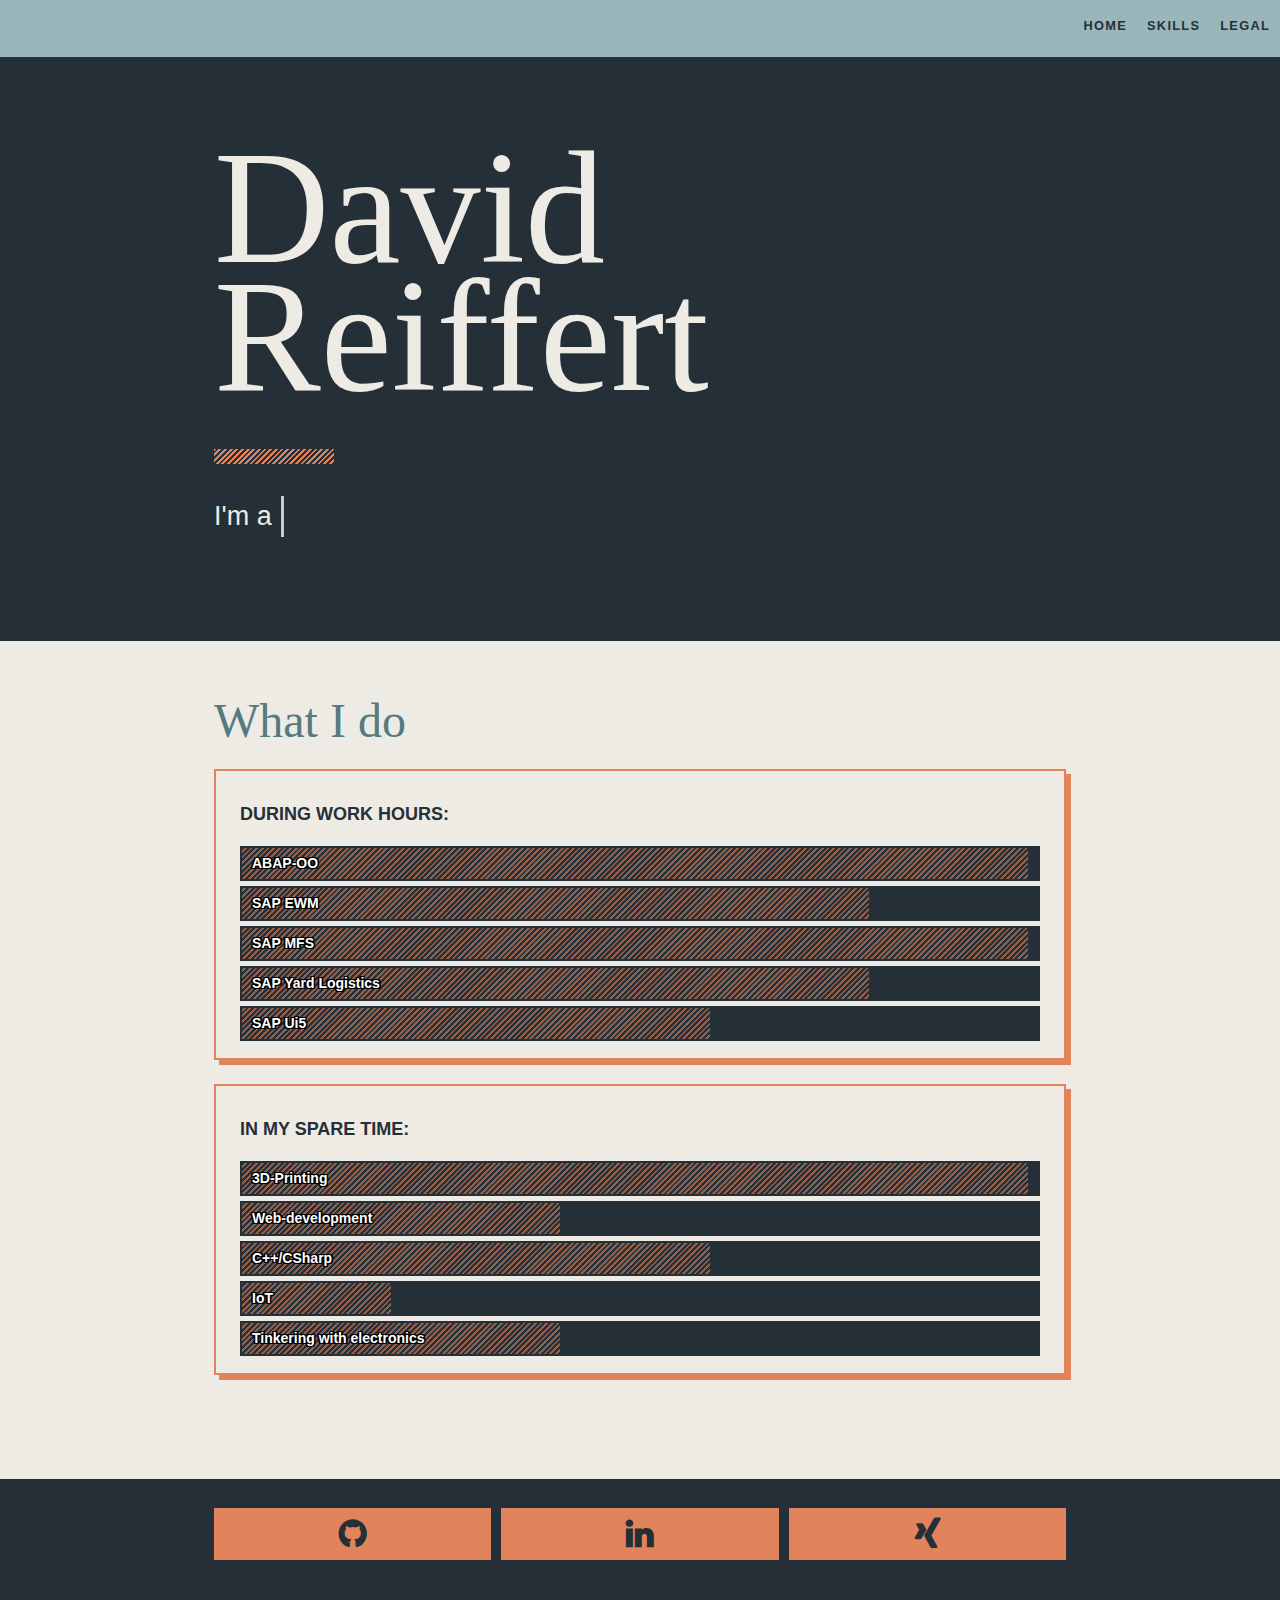
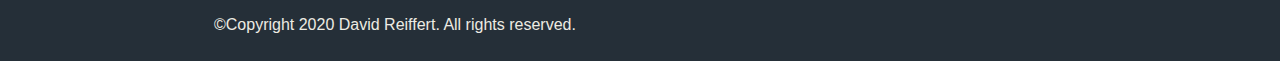
<file: Index.html>
<!DOCTYPE html>
<title>David Reiffert</title>
<meta charset="UTF-8">
<meta name="viewport" content="width=device-width, initial-scale=1">
<link rel="stylesheet" href="res/css/style.min.css">
<link rel="stylesheet" href="https://fonts.googleapis.com/css?family=Lato">
<link rel="stylesheet" href="https://cdnjs.cloudflare.com/ajax/libs/font-awesome/4.7.0/css/font-awesome.min.css">
<head>
    <link rel="apple-touch-icon" sizes="180x180" href="res/img/favicon/apple-touch-icon.png">
    <link rel="icon" type="image/png" sizes="32x32" href="res/img/favicon/favicon-32x32.png">
    <link rel="icon" type="image/png" sizes="16x16" href="res/img/favicon/favicon-16x16.png">
    <link rel="manifest" href="res/img/favicon/site.webmanifest">
    <link rel="mask-icon" href="res/img/favicon/safari-pinned-tab.svg" color="#5bbad5">
    <link rel="shortcut icon" href="res/img/favicon/favicon.ico">
    <meta name="msapplication-TileColor" content="#da532c">
    <meta name="msapplication-config" content="res/img/favicon/browserconfig.xml">
    <meta name="theme-color" content="#ffffff">
</head>
<body>
    <header>
        <div class="container" id="home">
            <h1>David Reiffert</h1>
            <h2>I'm a <span class="typed-text"></span><span class="cursor">&nbsp;</span></h2>
        </div>
    </header>
    <nav>
        <ul>
            <li><a href="#home">Home</a></li>
            <li><a href="#skills">Skills</a></li>
            <li><a href="legal.html#legal">Legal</a></li>
        </ul>
    </nav>
    <main id="main" tabIndex="-1">
        <div class="container">
            <article id="skills">
                <section class="container">
                    <h2>What I do</h2>
                    <blockquote>
                        <p><strong>during work hours:</strong></p>
                        <div class="bar expert" data-skill="ABAP-OO"></div>
                        <div class="bar advanced" data-skill="SAP EWM"></div>
                        <div class="bar expert" data-skill="SAP MFS"></div>
                        <div class="bar advanced" data-skill="SAP Yard Logistics"></div>
                        <div class="bar intermediate" data-skill="SAP Ui5"></div>
                    </blockquote>
                    <p>
                    <blockquote>
                        <p><strong>in my spare time:</strong></p>
                        <div class="bar expert" data-skill="3D-Printing"></div>
                        <div class="bar basic" data-skill="Web-development"></div>
                        <div class="bar intermediate" data-skill="C++/CSharp"></div>
                        <div class="bar learning" data-skill="IoT"></div>
                        <div class="bar basic" data-skill="Tinkering with electronics"></div>
                    </blockquote>
                    </p>
                </section>
            </article>
        </div>
    </main>
    <footer class="page-footer">
        <div class="container">
            <ul>
                <li>
                    <a href="https://github.com/Kraut-bob" target="_blank" class="fa fa-github"></a>
                </li>
                <li>
                    <a href="https://www.linkedin.com/in/david-reiffert-65361b167/" target="_blank"
                        class="fa fa-linkedin"></a>
                </li>
                <li>
                    <a href="https://www.xing.com/profile/David_Reiffert/cv" target="_blank" class="fa fa-xing"></a>
                </li>
            </ul>
        </div>
        <div class="container">
            &copy;Copyright 2020 David Reiffert. All rights reserved.
        </div>
    </footer>
</body>
<script type="Text/javascript">

const typedTextSpan = document.querySelector(".typed-text");
const cursorSpan = document.querySelector(".cursor");

const textArray = ["Software Engineer", "SAP ABAP OO Developer", "SAP EWM Consultant"];
const typingDelay = 100;
const erasingDelay = 100;
const newTextDelay = 2000;
let textArrayIndex = 0;
let charIndex = 0;

function type() {
  if (charIndex < textArray[textArrayIndex].length) {
    if(!cursorSpan.classList.contains("typing")) cursorSpan.classList.add("typing");
    typedTextSpan.textContent += textArray[textArrayIndex].charAt(charIndex);
    charIndex++;
    setTimeout(type, typingDelay);
  } 
  else {
    cursorSpan.classList.remove("typing");
  	setTimeout(erase, newTextDelay);
  }
}

function erase() {
	if (charIndex > 0) {
    if(!cursorSpan.classList.contains("typing")) cursorSpan.classList.add("typing");
    typedTextSpan.textContent = textArray[textArrayIndex].substring(0, charIndex-1);
    charIndex--;
    setTimeout(erase, erasingDelay);
  } 
  else {
    cursorSpan.classList.remove("typing");
    textArrayIndex++;
    if(textArrayIndex>=textArray.length) textArrayIndex=0;
    setTimeout(type, typingDelay + 1100);
  }
}

document.addEventListener("DOMContentLoaded", function() {
  if(textArray.length) setTimeout(type, newTextDelay + 250);
});
</script>
</file>
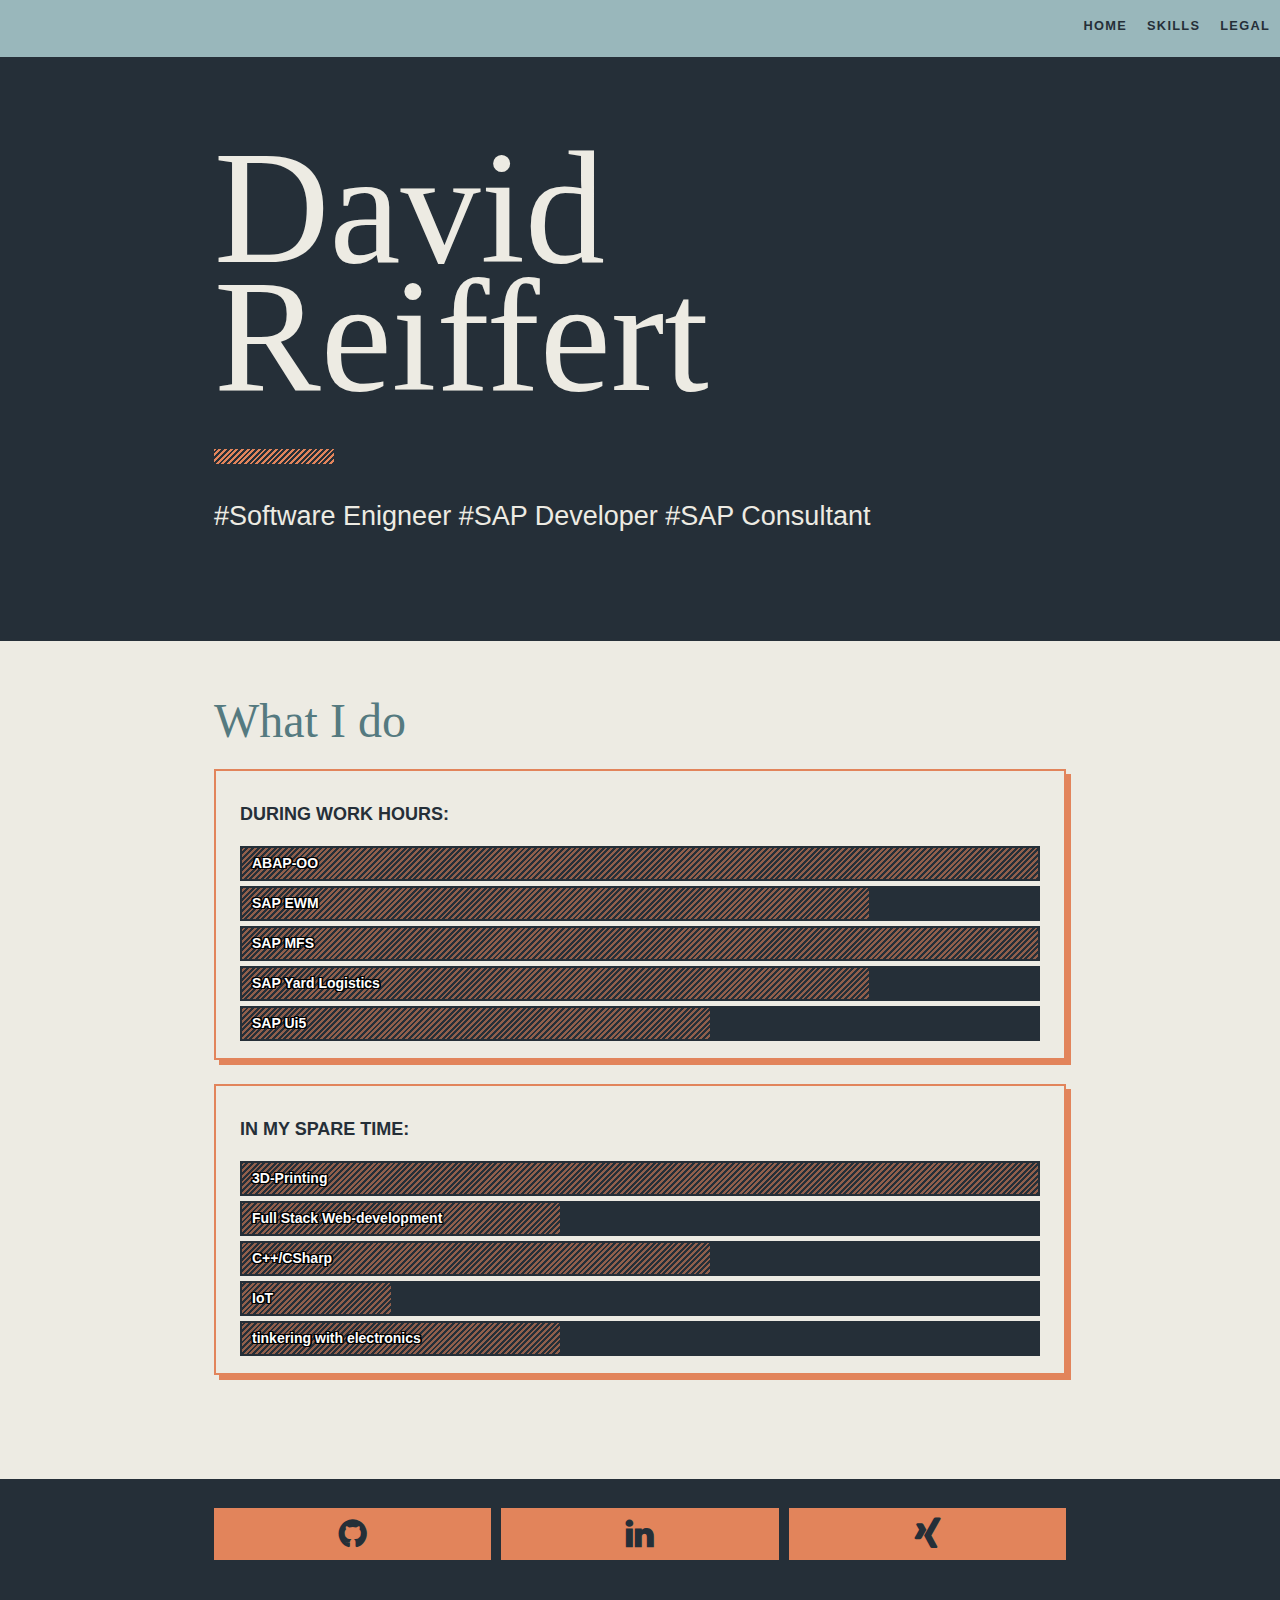
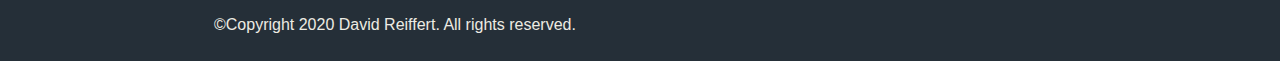
<file: IndexV2.html>
<!DOCTYPE html>
<html>
<title>David Reiffert</title>
<meta charset="UTF-8">
<meta name="viewport" content="width=device-width, initial-scale=1">
<!-- <link rel="stylesheet" href="res/css/w3.css"> -->
<link rel="stylesheet" href="res/css/css_custom_V2.css">
<link rel="stylesheet" href="https://fonts.googleapis.com/css?family=Lato">
<link rel="stylesheet" href="https://cdnjs.cloudflare.com/ajax/libs/font-awesome/4.7.0/css/font-awesome.min.css">

<body>
    <header>
        <div class="container" id="home">
            <h1>David Reiffert</h1>
            <!-- <img src="res/img/DavidReiffert_s.jpg" alt="Image David Reiffert"> -->
            <h2>#Software Enigneer #SAP Developer #SAP Consultant</h2>
        </div>
    </header>
    <nav>
        <ul>
            <li><a href="#home">Home</a></li>
            <li><a href="#skills">Skills</a></li>
            <li><a href="#legal">Legal</a></li>
        </ul>
    </nav>
    <main id="main" tabIndex="-1">
        <div class="container">
            <article id="skills">
                <section class="container">
                    <h2>What I do</h2>
                    <blockquote>
                        <p><strong>during work hours:</strong></p>
                        <div class="bar expert" data-skill="ABAP-OO"></div>
                        <div class="bar advanced" data-skill="SAP EWM"></div>
                        <div class="bar expert" data-skill="SAP MFS"></div>
                        <div class="bar advanced" data-skill="SAP Yard Logistics"></div>
                        <div class="bar intermediate" data-skill="SAP Ui5"></div>
                    </blockquote>
                    <p>
                    <blockquote>
                        <p><strong>in my spare time:</strong></p>
                        <div class="bar expert" data-skill="3D-Printing"></div>
                        <div class="bar basic" data-skill="Full Stack Web-development"></div>
                        <div class="bar intermediate" data-skill="C++/CSharp"></div>
                        <div class="bar learning" data-skill="IoT"></div>
                        <div class="bar basic" data-skill="tinkering with electronics"></div>
                    </blockquote>
                    </p>
                </section>
            </article>
        </div>
    </main>
    <footer class="page-footer">
        <div class="container">
            <ul>
                <li>
                    <a href="https://github.com/Kraut-bob" target="_blank" class="fa fa-github"></a>
                </li>
                <li>
                    <a href="https://www.linkedin.com/in/david-reiffert-65361b167/" target="_blank"
                        class="fa fa-linkedin"></a>
                </li>
                <li>
                    <a href="https://www.xing.com/profile/David_Reiffert/cv" target="_blank" class="fa fa-xing"></a>
                </li>
            </ul>
        </div>
        <div class="container">
            &copy;Copyright 2020 David Reiffert. All rights reserved.
        </div>
    </footer>
</body>

</html>
</file>
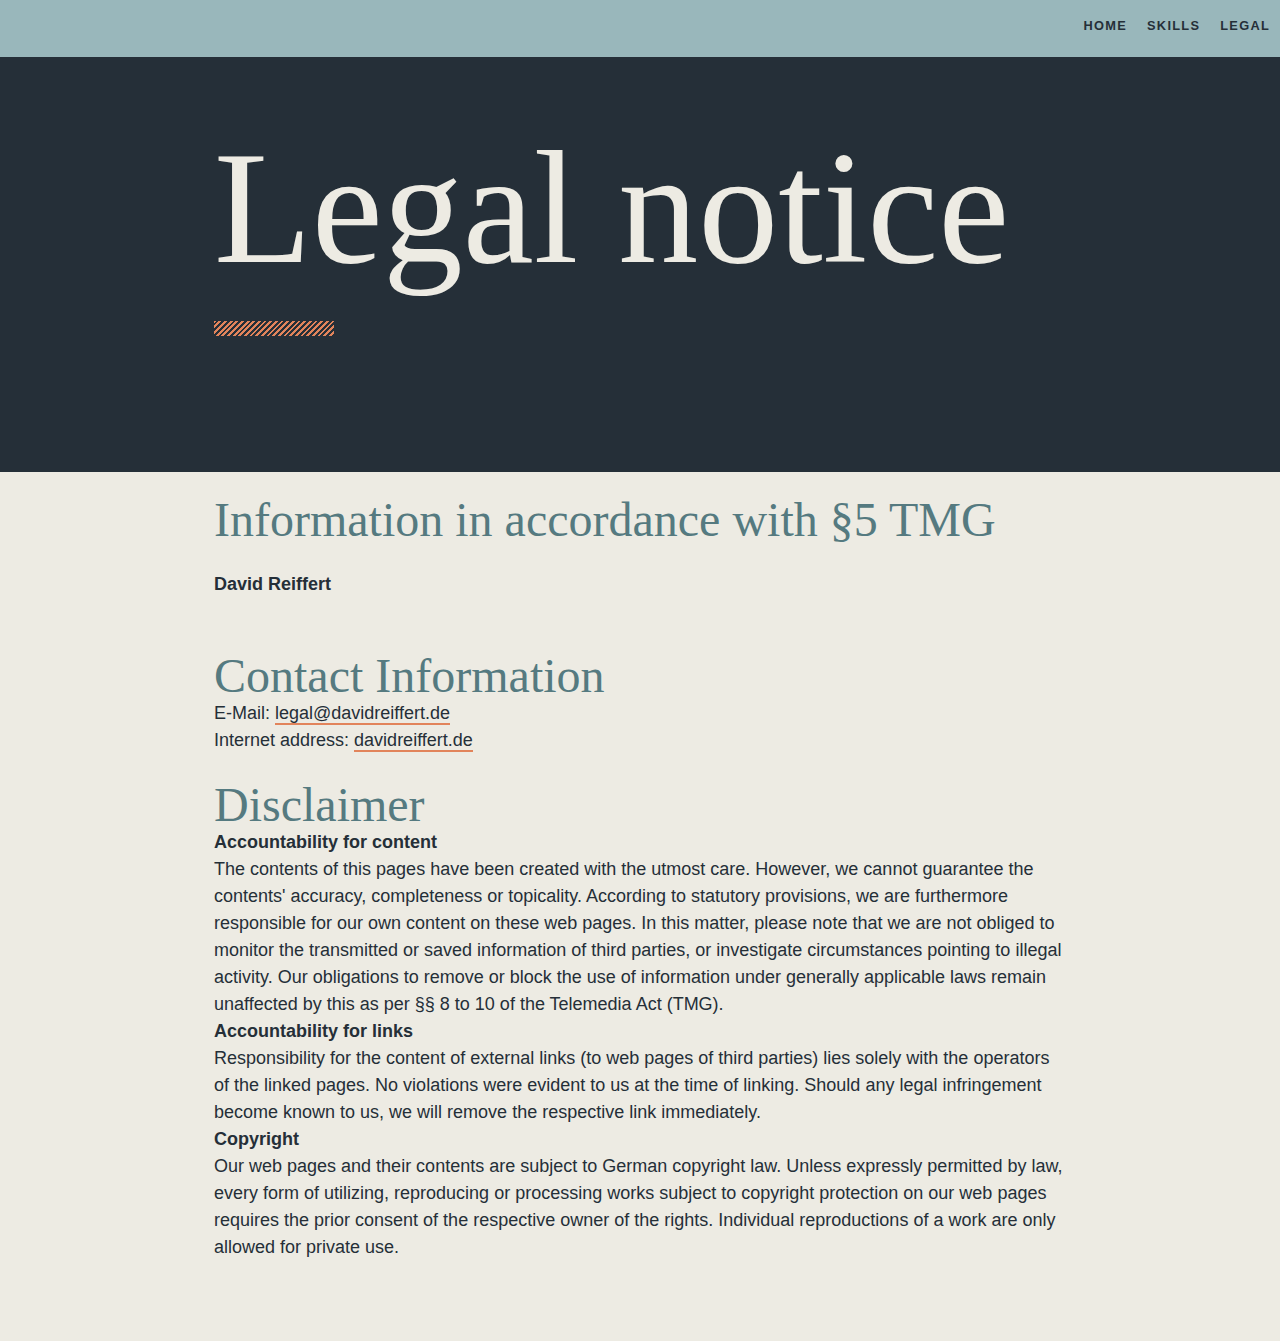
<file: legal.html>
<!DOCTYPE html>
<html>
<title>David Reiffert</title>
<meta charset="UTF-8">
<meta name="viewport" content="width=device-width, initial-scale=1">
<link rel="stylesheet" href="res/css/style.min.css">
<link rel="stylesheet" href="https://fonts.googleapis.com/css?family=Lato">

<head>
    <link rel="apple-touch-icon" sizes="180x180" href="res/img/favicon/apple-touch-icon.png">
    <link rel="icon" type="image/png" sizes="32x32" href="res/img/favicon/favicon-32x32.png">
    <link rel="icon" type="image/png" sizes="16x16" href="res/img/favicon/favicon-16x16.png">
    <link rel="manifest" href="res/img/favicon/site.webmanifest">
    <link rel="mask-icon" href="res/img/favicon/safari-pinned-tab.svg" color="#5bbad5">
    <link rel="shortcut icon" href="res/img/favicon/favicon.ico">
    <meta name="msapplication-TileColor" content="#da532c">
    <meta name="msapplication-config" content="res/img/favicon/browserconfig.xml">
    <meta name="theme-color" content="#ffffff">
</head>

<body>
    <header>
        <div class="container" id="legal">
            <h1>Legal notice</h1>
        </div>
    </header>
    <nav>
        <ul>
            <li><a href="index.html#home">Home</a></li>
            <li><a href="index.html#skills">Skills</a></li>
            <li><a href="#legal">Legal</a></li>
        </ul>
    </nav>
    <main>
        <div class="container">
            <article id="legal">
                <h2>Information in accordance with §5 TMG</h2>
                <br>
                <h4>David Reiffert</h4> <br><br>
                <h2>Contact Information</h2>
                E-Mail: <a href="mailto:legal@davidreiffert.de">legal@davidreiffert.de</a>
                <br>Internet address: <a href="HTTPS://www.davidreiffert.de"
                    target="_blank">davidreiffert.de</a><br><br>
                <h2>Disclaimer</h2>
                <h4>Accountability for content</h4>
                The contents of this pages have been created with the utmost care. However, we cannot guarantee the
                contents' accuracy, completeness or topicality. According to statutory provisions, we are furthermore
                responsible for our own content on these web pages. In this matter, please note that we are not obliged
                to monitor
                the transmitted or saved information of third parties, or investigate circumstances pointing to illegal
                activity. Our obligations to remove or block the use of information under generally applicable laws
                remain
                unaffected by this as per §§ 8 to 10 of the Telemedia Act (TMG).
                <br>
                <h4>Accountability for links</h4>
                Responsibility for the content of
                external links (to web pages of third parties) lies solely with the operators of the linked pages. No
                violations were evident to us at the time of linking. Should any legal infringement become known to us,
                we will remove
                the respective link immediately.
                <br>
                <h4>Copyright</h4>
                Our web pages and their contents are subject to German copyright law.
                Unless expressly permitted by law, every form of utilizing, reproducing or processing
                works subject to copyright protection on our web pages requires the prior consent of the respective
                owner of the rights.
                Individual reproductions of a work are only allowed for private use.
            </article>
        </div>
    </main>
</body>
</file>
<file: res/css/css_custom_V2.css>
:root {
  --bg-color_1:  #f5f5ed;
  --bg-color_2:  #252f38;
  --bg-color_3:  #464b41;
}

@keyframes load{
  from {
    width: 0%
  }
}
@-webkit-keyframes load{
  from {
    width: 0%
  }
}
@-moz-keyframes load{
  from {
    width: 0%
  }
}
@-o-keyframes load{
  from {
    width: 0%
  }
}

#c1{
  width: 50%;
}

.bar{
  background-color: var(--bg-color_2);
  padding: 2px;
  margin-bottom: 5px;
  font-size: 14px;
  color: white;
  font-weight: bold;
/*  min-width: auto; */
  text-shadow: 0.1em 0 black, 0 0.1em black, -0.1em 0 black, 0 -0.1em black, -0.1em -0.1em black, -0.1em 0.1em black, 0.1em -0.1em black, 0.1em 0.1em black;
}
.bar::before{
  content:  attr(data-skill);
  /* background-color: var(--bg-color_2); */
  background-image: repeating-linear-gradient(
    -45deg,
    transparent 0 2px,
    #e2845b91 2px 4px
);
  display: inline-block;
  padding: 5px 0 5px 10px;
  border-radius: inherit;
  animation: load 2s 0s;
  -webkit-animation: load 2s 0s;
  -moz-animation: load 2s 0s;
  -o-animation: load 2s 0s;
}

.bar.learning::before{
  width: calc(20% - 10px);
}
.bar.basic::before{
  width: calc(40%);
}
.bar.intermediate::before{
  width: calc(60% - 10px);
}
.bar.advanced::before{
  width: calc(80% - 10px);
}
.bar.expert::before{
  width: calc(100%);
}

 @import url("https://fonts.googleapis.com/css2?family=Abril+Fatface&family=Karla&display=swap");
 :root {
     --width--container: 900px;
 }
 
 *,
 *::before,
 *::after {
     -webkit-box-sizing: border-box;
             box-sizing: border-box;
 }
 
 /* Remove default margin */
 body,
 h1,
 h2,
 h3,
 h4,
 h5,
 h6 {
     margin: 0;
 }
 
 html {
     overflow-x: hidden;
 }
 
 /* Set core body defaults */
 body {
     min-height: 100vh;
     font-size: 100%;
     line-height: 1.5;
     text-rendering: optimizeSpeed;
     overflow-x: hidden;
 }
 
 /* Make images easier to work with */
 img {
     /* display: block; */
     max-width: 100%;
     float:right;
 }
 
 /* Inherit fonts for inputs and buttons */
 input,
 button,
 textarea,
 select {
     font: inherit;
 }
 
 /* Remove all animations and transitions for people that prefer not to see them */
 @media (prefers-reduced-motion: reduce) {
     * {
         -webkit-animation-duration: 0.01ms !important;
                 animation-duration: 0.01ms !important;
         -webkit-animation-iteration-count: 1 !important;
                 animation-iteration-count: 1 !important;
         -webkit-transition-duration: 0.01ms !important;
                 transition-duration: 0.01ms !important;
         scroll-behavior: auto !important;
     }
 }
 nav {
     position: fixed;
     top: 0;
     right: 0;
     height: 100vh;
     width: 40px;
     z-index: 10;
     background-color: #99b7bb;
     color: #252f38;
     display: -webkit-box;
     display: -ms-flexbox;
     display: flex;
     -webkit-box-orient: vertical;
     -webkit-box-direction: normal;
         -ms-flex-direction: column;
             flex-direction: column;
     -webkit-box-align: start;
         -ms-flex-align: start;
             align-items: flex-start;
 }
 nav ul {
     list-style: none;
     padding: 10px 0;
     margin: 0;
     width: 100%;
     display: -webkit-box;
     display: -ms-flexbox;
     display: flex;
     -webkit-box-align: center;
         -ms-flex-align: center;
             align-items: center;
     -webkit-box-pack: start;
         -ms-flex-pack: start;
             justify-content: flex-start;
     -webkit-writing-mode: vertical-rl;
         -ms-writing-mode: tb-rl;
             writing-mode: vertical-rl;
     overflow-y: auto;
 }
 nav ul li {
     padding: 10px 0;
     width: 100%;
     background-color: #99b7bb;
 }
 nav ul li:first-child {
     border-top-width: 2px;
 }
 nav ul li a {
     text-decoration: none;
     text-transform: uppercase;
     font-size: 0.8rem;
     font-weight: bold;
     letter-spacing: 0.1em;
     line-height: 1em;
     text-align: center;
     white-space: nowrap;
     color: #252f38;
     width: 100%;
     padding: 0 10px;
     display: block;
     border-left: solid 4px #99b7bb;
     border-bottom: 0;
 }
 nav ul li a:hover,
 nav ul li a:focus {
     border-left: solid 4px #edebe3;
     border-bottom: 0;
 }
 
 @media only screen and (min-width: 640px) {
     nav {
         top: 0;
         left: 0;
         width: 100%;
         height: auto;
         background-color: #99b7bb;
         -webkit-box-orient: horizontal;
         -webkit-box-direction: normal;
             -ms-flex-direction: row;
                 flex-direction: row;
         -webkit-box-pack: end;
             -ms-flex-pack: end;
                 justify-content: flex-end;
     }
     nav ul {
         -webkit-box-pack: end;
             -ms-flex-pack: end;
                 justify-content: flex-end;
         -webkit-writing-mode: horizontal-tb;
             -ms-writing-mode: lr-tb;
                 writing-mode: horizontal-tb;
         padding: 0;
         width: auto;
         overflow: hidden;
     }
     nav ul li {
         padding: 0 10px;
         width: auto;
     }
     nav ul li a {
         padding: 20px 0;
         border-bottom: solid 4px #99b7bb;
         border-left: 0;
     }
     nav ul li a:hover,
     nav ul li a:focus {
         border-bottom: solid 4px #edebe3;
         border-left: 0;
     }
 }
 header {
     padding-top: 120px;
     padding-bottom: 1rem;
     margin: 0;
     background-color: #252f38;
     color: #edebe3;
 }
 header .container {
     max-width: var(--width--container);
     margin: 0 auto;
     padding: 1.5rem;
     display: grid;
     grid-template-areas: "h1block    h1block" "h2block    h2block" "space      space" "maintained github";
     grid-template-columns: auto -webkit-min-content;
     grid-template-columns: auto min-content;
     grid-template-rows: auto auto 4rem -webkit-max-content;
     grid-template-rows: auto auto 4rem max-content;
 }
 header .container > h1 {
     font-family: "Abril Fatface", "Georgia", "Times New Roman", cursive;
     font-size: 10rem;
     font-weight: normal;
     line-height: 0.8em;
     padding-bottom: 4rem;
     margin-bottom: 2rem;
     position: relative;
     grid-area: h1block;
 }
 header .container > h1:after {
     content: "";
     position: absolute;
     bottom: 0;
     left: 0;
     height: 15px;
     width: 120px;
     background-image: repeating-linear-gradient(
         -45deg,
         transparent 0 2px,
         #e2845b 2px 4px
     );
 }
 header .container > h2 {
     font-weight: normal;
     grid-area: h2block;
 }
 header .container > p {
     grid-area: maintained;
     margin: 0;
 }
 header .container > p a {
     color: #edebe3;
     text-decoration: none;
     border-bottom: solid 2px #e2845b;
     -webkit-transition: all 0.3s ease-in-out;
     transition: all 0.3s ease-in-out;
 }
 header .container > p a:hover,
 header .container > p a:focus {
     background-color: #e2845b;
     color: #252f38;
 }
 header .container > a.link-github {
     grid-area: github;
     text-decoration: none;
     display: inline-block;
     color: #252f38;
     font-weight: bold;
     white-space: nowrap;
     background-color: #e2845b;
     border: solid 2px #e2845b;
     padding: 8px 20px;
     text-align: center;
 }
 header .container > a.link-github:hover,
 header .container > a.link-github:focus {
     background-color: transparent;
 }
 header .container > a.link-github:hover,
 header .container > a.link-github:focus {
     color: #edebe3;
 }
 
 @media screen and (max-width: 640px) {
     header {
         padding-top: 1.5rem;
     }
     header .container {
         max-width: 100%;
         padding-right: 60px;
         grid-template-areas: "h1block" "h2block" "space" "maintained" "github";
         grid-template-columns: auto;
         grid-template-rows: auto auto 4rem 2fr 1fr;
     }
     header .container h1 {
         font-size: 6rem;
     }
 }
 html {
     scroll-behavior: smooth;
 }
 
 body {
     display: grid;
     grid-template-areas: "header header" "main main" "aside1 aside2" "footer footer";
     grid-template-columns: 1fr 1fr;
 }
 
 header a,
 main a,
 aside a,
 footer a {
     text-decoration: none;
     color: #252f38;
     border-bottom: solid 2px #e2845b;
     -webkit-transition: all 0.3s ease-in-out;
     transition: all 0.3s ease-in-out;
 }
 header a svg,
 main a svg,
 aside a svg,
 footer a svg {
     width: 0.8rem;
     height: 0.8rem;
     fill: #edebe3;
     margin-right: 5px;
 }
 header a:hover,
 header a:focus,
 main a:hover,
 main a:focus,
 aside a:hover,
 aside a:focus,
 footer a:hover,
 footer a:focus {
     background-color: #e2845b;
     color: #252f38;
 }
 header a:hover svg,
 header a:focus svg,
 main a:hover svg,
 main a:focus svg,
 aside a:hover svg,
 aside a:focus svg,
 footer a:hover svg,
 footer a:focus svg {
     fill: #e2845b;
 }
 
 header {
     grid-area: header;
 }
 
 main {
     grid-area: main;
     margin: 0;
     padding: 0;
 }
 
 article {
     max-width: var(--width--container);
     margin: 0 auto;
     padding: 1.5rem;
     padding-bottom: 5rem;
     position: relative;
 }
 article h2 {
     font-family: "Abril Fatface", "Georgia", "Times New Roman", cursive;
     font-size: 3rem;
     font-weight: normal;
     color: #557a80;
     line-height: 1em;
 }
 article h3 {
     text-transform: uppercase;
     line-height: 1em;
     letter-spacing: 0.1em;
     position: relative;
     padding-bottom: 0.8rem;
 }
 article h3:after {
     content: "";
     position: absolute;
     bottom: 0;
     left: 0;
     width: 50px;
     height: 4px;
     background-color: #e2845b;
 }
 article section {
     margin-top: 2rem;
 }
 article section h3 {
     margin-top: 3rem;
 }
 article section blockquote {
     margin: 1.5rem 0;
     padding: 0.75rem 1.5rem;
     border: solid 2px #e2845b;
     -webkit-box-shadow: 5px 5px 0 #e2845b;
             box-shadow: 5px 5px 0 #e2845b;
 }
 article section blockquote strong {
     text-transform: uppercase;
 }
 article section ul {
     list-style: none;
     margin: 0;
     padding: 0;
     display: -webkit-box;
     display: -ms-flexbox;
     display: flex;
     -ms-flex-wrap: wrap;
         flex-wrap: wrap;
 }
 article section ul li {
     padding: 5px 12px;
     margin: 2px;
     background-color: #252f38;
     color: #edebe3;
     font-family: monospace;
     font-size: 0.9rem;
 }
 article section ol {
     list-style: none;
     counter-reset: steps;
     padding-left: 1rem;
     margin-bottom: 3rem;
 }
 article section ol li {
     counter-increment: steps;
     padding-left: 1.5rem;
     padding-bottom: 1rem;
     position: relative;
     border-left: dashed 2px #e2845b;
 }
 article section ol li:before {
     content: counter(steps);
     font-weight: bold;
     width: 2rem;
     height: 2rem;
     padding: 5px;
     border-radius: 50%;
     background-color: #e2845b;
     position: absolute;
     left: calc(-1rem - 1px);
     display: -webkit-box;
     display: -ms-flexbox;
     display: flex;
     -webkit-box-align: center;
         -ms-flex-align: center;
             align-items: center;
     -webkit-box-pack: center;
         -ms-flex-pack: center;
             justify-content: center;
 }
 article section ol li:last-child {
     padding-bottom: 0;
     border-left: 0;
 }
 article section a.link-guidelines {
     display: inline-block;
     color: #252f38;
     font-weight: bold;
     white-space: nowrap;
     background-color: #e2845b;
     border: solid 2px #e2845b;
     padding: 8px 20px;
     text-align: center;
     border: solid 2px #a76244;
 }
 article section a.link-guidelines:hover,
 article section a.link-guidelines:focus {
     background-color: transparent;
 }
 article:not(:last-child):after {
     content: "";
     position: absolute;
     bottom: 0;
     left: calc((var(--width--container) - 30vw) / 2);
     width: 30vw;
     height: 15px;
     background-image: repeating-linear-gradient(
         -45deg,
         transparent 0 2px,
         #e2845b 2px 4px
     );
 }
 article footer#files {
     scroll-margin-top: 4rem;
 }
 article footer#files .container {
     margin: 1.5rem 0;
     padding: 1.5rem;
     border: solid 2px #e2845b;
     -webkit-box-shadow: 5px 5px 0 #e2845b;
             box-shadow: 5px 5px 0 #e2845b;
     display: -webkit-box;
     display: -ms-flexbox;
     display: flex;
     -ms-flex-wrap: wrap;
         flex-wrap: wrap;
     -webkit-box-align: center;
         -ms-flex-align: center;
             align-items: center;
 }
 article footer#files .container h3 {
     margin-bottom: 2rem;
     min-width: 100%;
 }
 article footer#files .container > a {
     display: inline-block;
     color: #252f38;
     font-weight: bold;
     white-space: nowrap;
     background-color: #e2845b;
     border: solid 2px #e2845b;
     padding: 8px 20px;
     text-align: center;
     border: solid 2px #a76244;
     text-align: center;
     margin: 5px;
     -webkit-box-flex: 1;
         -ms-flex: 1;
             flex: 1;
 }
 article footer#files .container > a:hover,
 article footer#files .container > a:focus {
     background-color: transparent;
 }
 
 aside {
     background-color: #d9d5c4;
 }
 aside .container {
     padding: 1.5rem;
 }
 aside .container ul {
     list-style: none;
     margin: 0;
     margin-bottom: 1.5rem;
     padding: 0;
 }
 aside .container > a {
     display: inline-block;
     color: #252f38;
     font-weight: bold;
     white-space: nowrap;
     background-color: #e2845b;
     border: solid 2px #e2845b;
     padding: 8px 20px;
     text-align: center;
     border: solid 2px #a76244;
 }
 aside .container > a:hover,
 aside .container > a:focus {
     background-color: transparent;
 }
 
 aside.profile {
     grid-area: aside2;
     padding: 3rem 1.5rem;
 }
 aside.profile .container {
     max-width: calc(var(--width--container) / 2 - 3rem);
     margin: 0;
     margin-right: auto;
     border: solid 2px #e2845b;
     -webkit-box-shadow: 5px 5px 0 #e2845b;
             box-shadow: 5px 5px 0 #e2845b;
     background-color: #edebe3;
 }
 aside.profile h4#profile-title {
     text-transform: uppercase;
     font-size: 0.8rem;
     letter-spacing: 0.1em;
     display: inline-block;
     padding-bottom: 0.6rem;
     position: relative;
 }
 aside.profile h4#profile-title:after {
     content: "";
     position: absolute;
     bottom: 0;
     left: 0;
     width: 80px;
     height: 2px;
     background-color: #e2845b;
 }
 aside.profile ul li {
     font-size: 1rem;
 }
 aside.profile ul li.profile-title {
     margin-bottom: 1rem;
 }
 aside.profile ul li.profile-title span:nth-child(1) {
     position: absolute;
     width: 1px;
     height: 1px;
     padding: 0;
     margin: -1px;
     overflow: hidden;
     clip: rect(0, 0, 0, 0);
     white-space: nowrap;
     border: 0;
 }
 aside.profile ul li.profile-title span:nth-child(2) {
     font-family: "Abril Fatface", "Georgia", "Times New Roman", cursive;
     font-size: 2.5rem;
     line-height: 1em;
     display: block;
     margin: 10px 0;
 }
 aside.profile ul li span:first-child {
     font-weight: bold;
     display: inline-block;
 }
 
 aside#styles {
     grid-area: aside1;
     padding: 1.5rem 0;
 }
 aside#styles .container {
     max-width: calc(900px / 2);
     margin: 0;
     margin-left: auto;
 }
 aside#styles h2 {
     font-size: 1.8rem;
     font-weight: bold;
     text-transform: uppercase;
     letter-spacing: 0.05em;
     line-height: 1em;
     padding-bottom: 0.8rem;
     position: relative;
 }
 aside#styles h2:after {
     content: "";
     position: absolute;
     bottom: 0;
     left: 0;
     width: 100px;
     height: 4px;
     background-color: #e2845b;
 }
 aside#styles ul.features {
     margin: 1rem 0;
 }
 aside#styles ul.features li {
     margin-bottom: 1rem;
 }
 aside#styles ul.features li span > a {
     display: block;
     border: 0;
     font-family: "Abril Fatface", "Georgia", "Times New Roman", cursive;
     font-size: 2rem;
     margin-bottom: -10px;
 }
 aside#styles ul.features li span > span {
     font-size: 0.7rem;
     font-weight: bold;
     text-transform: uppercase;
     letter-spacing: 0.1em;
 }
 
 footer.page-footer {
     grid-area: footer;
     background-color: #252f38;
     color: #edebe3;
 }
 footer.page-footer a {
     color: #edebe3;
 }
 footer.page-footer a:hover,
 footer.page-footer a:focus {
     color: #252f38;
 }
 footer.page-footer .container {
     max-width: var(--width--container);
     margin: 0 auto;
     padding: 1.5rem;
     font-size: 1rem;
 }
 footer.page-footer ul {
     list-style: none;
     margin: 0 -5px;
     padding: 0;
     display: -webkit-box;
     display: -ms-flexbox;
     display: flex;
     -webkit-box-align: center;
         -ms-flex-align: center;
             align-items: center;
     -ms-flex-wrap: wrap;
         flex-wrap: wrap;
 }
 footer.page-footer ul li {
     -webkit-box-flex: 1;
         -ms-flex: 1;
             flex: 1;
     margin: 5px;
     text-align: center;
 }
 footer.page-footer ul li a {
     display: inline-block;
     color: #252f38;
     font-weight: bold;
     font-size: xx-large;
     white-space: nowrap;
     background-color: #e2845b;
     border: solid 2px #e2845b;
     padding: 8px 20px;
     text-align: center;
     width: 100%;
 }
 footer.page-footer ul li a:hover,
 footer.page-footer ul li a:focus {
     background-color: transparent;
 }
 footer.page-footer ul li a:hover,
 footer.page-footer ul li a:focus {
     color: #edebe3;
 }
 
 .skip-link {
     position: absolute;
     top: auto;
     left: -10000px;
     width: 1px;
     height: 1px;
     overflow: hidden;
     background-color: #e2845b;
     border: solid 2px #e2845b;
     color: #252f38;
     font-size: 1.125rem;
     font-weight: bold;
     white-space: nowrap;
     padding: 8px 20px;
     text-align: center;
     text-decoration: none;
 }
 .skip-link:focus {
     position: fixed;
     top: 4rem;
     left: 1rem;
     width: auto;
     height: auto;
     display: inline-block;
     z-index: 12;
 }
 
 @media screen and (max-width: 640px) {
     body {
         grid-template-areas: "header" "main" "aside2" "aside1" "footer";
         grid-template-columns: 1fr;
     }
 
     article {
         max-width: 100%;
     }
     article section a.link-guidelines {
         display: block;
     }
 
     article,
     aside.profile,
     aside#styles,
     aside#sponsor-footer {
         padding-right: 60px;
     }
 
     aside#styles .container {
         max-width: 100%;
     }
 
     footer.page-footer .container {
         max-width: 100%;
         padding-right: 60px;
     }
 
     .skip-link:focus {
         top: 1rem;
     }
 }
 @media screen and (max-width: 900px) {
     article:not(:last-child):after {
         left: calc(35vw - 30px);
     }
 }
 body {
     font-family: "Karla", sans-serif;
     font-size: 18px;
     background-color: #edebe3;
     color: #252f38;
 }
 
 .container h2 span.typed-text {
    font-weight: normal;
    color: #e2845b;
  }
  .container h2 span.cursor {
    display: inline-block;
    background-color: #ccc;
    margin-left: 0.1rem;
    width: 3px;
    animation: blink 1s infinite;
  }
  .container h2 span.cursor.typing {
    animation: none;
  }
  @keyframes blink {
    0%  { background-color: #ccc; }
    49% { background-color: #ccc; }
    50% { background-color: transparent; }
    99% { background-color: transparent; }
    100%  { background-color: #ccc; }
  }
</file>
<file: res/css/style.min.css>
:root{--bg-color_1:#f5f5ed;--bg-color_2:#252f38;--bg-color_3:#464b41}@keyframes load{from{width:0%}}@-webkit-keyframes load{from{width:0%}}@-moz-keyframes load{from{width:0%}}@-o-keyframes load{from{width:0%}}#c1{width:50%}.bar{background-color:var(--bg-color_2);padding:2px;margin-bottom:5px;font-size:14px;color:#fff;font-weight:700;text-shadow:.1em 0 #000,0 .1em #000,-.1em 0 #000,0 -.1em #000,-.1em -.1em #000,-.1em .1em #000,.1em -.1em #000,.1em .1em #000}.bar::before{content:attr(data-skill);white-space:nowrap;background-image:repeating-linear-gradient(-45deg,transparent 0 2px,#e2845b91 2px 4px);display:inline-block;padding:5px 0 5px 10px;border-radius:inherit;animation:load 2s 0s;-webkit-animation:load 2s 0s;-moz-animation:load 2s 0s;-o-animation:load 2s 0s}.bar.learning::before{width:calc(20% - 10px)}.bar.basic::before{width:calc(40%)}.bar.intermediate::before{width:calc(60% - 10px)}.bar.advanced::before{width:calc(80% - 10px)}.bar.expert::before{width:calc(100% - 10px)}:root{--width--container:900px}*,::after,::before{-webkit-box-sizing:border-box;box-sizing:border-box}body,h1,h2,h3,h4,h5,h6{margin:0}html{overflow-x:hidden}body{min-height:100vh;font-size:100%;line-height:1.5;text-rendering:optimizeSpeed;overflow-x:hidden}@media (prefers-reduced-motion:reduce){*{-webkit-animation-duration:0s!important;animation-duration:0s!important;-webkit-animation-iteration-count:1!important;animation-iteration-count:1!important;-webkit-transition-duration:0s!important;transition-duration:0s!important;scroll-behavior:auto!important}}nav{position:fixed;top:0;right:0;height:100vh;width:40px;z-index:10;background-color:#99b7bb;color:#252f38;display:-webkit-box;display:-ms-flexbox;display:flex;-webkit-box-orient:vertical;-webkit-box-direction:normal;-ms-flex-direction:column;flex-direction:column;-webkit-box-align:start;-ms-flex-align:start;align-items:flex-start}nav ul{list-style:none;padding:10px 0;margin:0;width:100%;display:-webkit-box;display:-ms-flexbox;display:flex;-webkit-box-align:center;-ms-flex-align:center;align-items:center;-webkit-box-pack:start;-ms-flex-pack:start;justify-content:flex-start;-webkit-writing-mode:vertical-rl;-ms-writing-mode:tb-rl;writing-mode:vertical-rl;overflow-y:auto}nav ul li{padding:10px 0;width:100%;background-color:#99b7bb}nav ul li:first-child{border-top-width:2px}nav ul li a{text-decoration:none;text-transform:uppercase;font-size:.8rem;font-weight:700;letter-spacing:.1em;line-height:1em;text-align:center;white-space:nowrap;color:#252f38;width:100%;padding:0 10px;display:block;border-left:solid 4px #99b7bb;border-bottom:0}nav ul li a:focus,nav ul li a:hover{border-left:solid 4px #edebe3;border-bottom:0}@media only screen and (min-width:640px){nav{top:0;left:0;width:100%;height:auto;background-color:#99b7bb;-webkit-box-orient:horizontal;-webkit-box-direction:normal;-ms-flex-direction:row;flex-direction:row;-webkit-box-pack:end;-ms-flex-pack:end;justify-content:flex-end}nav ul{-webkit-box-pack:end;-ms-flex-pack:end;justify-content:flex-end;-webkit-writing-mode:horizontal-tb;-ms-writing-mode:lr-tb;writing-mode:horizontal-tb;padding:0;width:auto;overflow:hidden}nav ul li{padding:0 10px;width:auto}nav ul li a{padding:20px 0;border-bottom:solid 4px #99b7bb;border-left:0}nav ul li a:focus,nav ul li a:hover{border-bottom:solid 4px #edebe3;border-left:0}}header{padding-top:120px;padding-bottom:1rem;margin:0;background-color:#252f38;color:#edebe3}header .container{max-width:var(--width--container);margin:0 auto;padding:1.5rem;display:grid;grid-template-areas:"h1block    h1block" "h2block    h2block" "space      space" "maintained github";grid-template-columns:auto -webkit-min-content;grid-template-columns:auto min-content;grid-template-rows:auto auto 4rem -webkit-max-content;grid-template-rows:auto auto 4rem max-content}header .container>h1{font-family:"Abril Fatface",Georgia,"Times New Roman",cursive;font-size:10rem;font-weight:400;line-height:.8em;padding-bottom:4rem;margin-bottom:2rem;position:relative;grid-area:h1block}header .container>h1:after{content:"";position:absolute;bottom:0;left:0;height:15px;width:120px;background-image:repeating-linear-gradient(-45deg,transparent 0 2px,#e2845b 2px 4px)}header .container>h2{font-weight:400;grid-area:h2block}header .container>p{grid-area:maintained;margin:0}header .container>p a{color:#edebe3;text-decoration:none;border-bottom:solid 2px #e2845b;-webkit-transition:all .3s ease-in-out;transition:all .3s ease-in-out}header .container>p a:focus,header .container>p a:hover{background-color:#e2845b;color:#252f38}header .container>a.link-github{grid-area:github;text-decoration:none;display:inline-block;color:#252f38;font-weight:700;white-space:nowrap;background-color:#e2845b;border:solid 2px #e2845b;padding:8px 20px;text-align:center}header .container>a.link-github:focus,header .container>a.link-github:hover{background-color:transparent}header .container>a.link-github:focus,header .container>a.link-github:hover{color:#edebe3}@media screen and (max-width:640px){header{padding-top:1.5rem}header .container{max-width:100%;padding-right:60px;grid-template-areas:"h1block" "h2block" "space" "maintained" "github";grid-template-columns:auto;grid-template-rows:auto auto 4rem 2fr 1fr}header .container h1{font-size:6rem}}html{scroll-behavior:smooth}body{display:grid;grid-template-areas:"header header" "main main" "aside1 aside2" "footer footer";grid-template-columns:1fr 1fr}aside a,footer a,header a,main a{text-decoration:none;color:#252f38;border-bottom:solid 2px #e2845b;-webkit-transition:all .3s ease-in-out;transition:all .3s ease-in-out}aside a svg,footer a svg,header a svg,main a svg{width:.8rem;height:.8rem;fill:#edebe3;margin-right:5px}aside a:focus,aside a:hover,footer a:focus,footer a:hover,header a:focus,header a:hover,main a:focus,main a:hover{background-color:#e2845b;color:#252f38}aside a:focus svg,aside a:hover svg,footer a:focus svg,footer a:hover svg,header a:focus svg,header a:hover svg,main a:focus svg,main a:hover svg{fill:#e2845b}header{grid-area:header}main{grid-area:main;margin:0;padding:0}article{max-width:var(--width--container);margin:0 auto;padding:1.5rem;padding-bottom:5rem;position:relative}article h2{font-family:"Abril Fatface",Georgia,"Times New Roman",cursive;font-size:3rem;font-weight:400;color:#557a80;line-height:1em}article h3{text-transform:uppercase;line-height:1em;letter-spacing:.1em;position:relative;padding-bottom:.8rem}article h3:after{content:"";position:absolute;bottom:0;left:0;width:50px;height:4px;background-color:#e2845b}article section{margin-top:2rem}article section h3{margin-top:3rem}article section blockquote{margin:1.5rem 0;padding:.75rem 1.5rem;border:solid 2px #e2845b;-webkit-box-shadow:5px 5px 0 #e2845b;box-shadow:5px 5px 0 #e2845b}article section blockquote strong{text-transform:uppercase}article section ul{list-style:none;margin:0;padding:0;display:-webkit-box;display:-ms-flexbox;display:flex;-ms-flex-wrap:wrap;flex-wrap:wrap}article section ul li{padding:5px 12px;margin:2px;background-color:#252f38;color:#edebe3;font-family:monospace;font-size:.9rem}article section ol{list-style:none;counter-reset:steps;padding-left:1rem;margin-bottom:3rem}article section ol li{counter-increment:steps;padding-left:1.5rem;padding-bottom:1rem;position:relative;border-left:dashed 2px #e2845b}article section ol li:before{content:counter(steps);font-weight:700;width:2rem;height:2rem;padding:5px;border-radius:50%;background-color:#e2845b;position:absolute;left:calc(-1rem - 1px);display:-webkit-box;display:-ms-flexbox;display:flex;-webkit-box-align:center;-ms-flex-align:center;align-items:center;-webkit-box-pack:center;-ms-flex-pack:center;justify-content:center}article section ol li:last-child{padding-bottom:0;border-left:0}article section a.link-guidelines{display:inline-block;color:#252f38;font-weight:700;white-space:nowrap;background-color:#e2845b;border:solid 2px #e2845b;padding:8px 20px;text-align:center;border:solid 2px #a76244}article section a.link-guidelines:focus,article section a.link-guidelines:hover{background-color:transparent}article:not(:last-child):after{content:"";position:absolute;bottom:0;left:calc((var(--width--container) - 30vw)/ 2);width:30vw;height:15px;background-image:repeating-linear-gradient(-45deg,transparent 0 2px,#e2845b 2px 4px)}article footer#files{scroll-margin-top:4rem}article footer#files .container{margin:1.5rem 0;padding:1.5rem;border:solid 2px #e2845b;-webkit-box-shadow:5px 5px 0 #e2845b;box-shadow:5px 5px 0 #e2845b;display:-webkit-box;display:-ms-flexbox;display:flex;-ms-flex-wrap:wrap;flex-wrap:wrap;-webkit-box-align:center;-ms-flex-align:center;align-items:center}article footer#files .container h3{margin-bottom:2rem;min-width:100%}article footer#files .container>a{display:inline-block;color:#252f38;font-weight:700;white-space:nowrap;background-color:#e2845b;border:solid 2px #e2845b;padding:8px 20px;text-align:center;border:solid 2px #a76244;text-align:center;margin:5px;-webkit-box-flex:1;-ms-flex:1;flex:1}article footer#files .container>a:focus,article footer#files .container>a:hover{background-color:transparent}footer.page-footer{grid-area:footer;background-color:#252f38;color:#edebe3}footer.page-footer a{color:#edebe3}footer.page-footer a:focus,footer.page-footer a:hover{color:#252f38}footer.page-footer .container{max-width:var(--width--container);margin:0 auto;padding:1.5rem;font-size:1rem}footer.page-footer ul{list-style:none;margin:0 -5px;padding:0;display:-webkit-box;display:-ms-flexbox;display:flex;-webkit-box-align:center;-ms-flex-align:center;align-items:center;-ms-flex-wrap:wrap;flex-wrap:wrap}footer.page-footer ul li{-webkit-box-flex:1;-ms-flex:1;flex:1;margin:5px;text-align:center}footer.page-footer ul li a{display:inline-block;color:#252f38;font-weight:700;font-size:xx-large;white-space:nowrap;background-color:#e2845b;border:solid 2px #e2845b;padding:8px 20px;text-align:center;width:100%}footer.page-footer ul li a:focus,footer.page-footer ul li a:hover{background-color:transparent}footer.page-footer ul li a:focus,footer.page-footer ul li a:hover{color:#edebe3}@media screen and (max-width:640px){body{grid-template-areas:"header" "main" "footer";grid-template-columns:1fr}article{max-width:100%}article section a.link-guidelines{display:block}article,aside#sponsor-footer,aside#styles,aside.profile{padding-right:60px}aside#styles .container{max-width:100%}footer.page-footer .container{max-width:100%;padding-right:60px}.skip-link:focus{top:1rem}}@media screen and (max-width:900px){article:not(:last-child):after{left:calc(35vw - 30px)}}body{font-family:Karla,sans-serif;font-size:18px;background-color:#edebe3;color:#252f38}.container h2 span.typed-text{font-weight:400;color:#e2845b}.container h2 span.cursor{display:inline-block;background-color:#ccc;margin-left:.1rem;width:3px;animation:blink 1s infinite}.container h2 span.cursor.typing{animation:none}@keyframes blink{0%{background-color:#ccc}49%{background-color:#ccc}50%{background-color:transparent}99%{background-color:transparent}100%{background-color:#ccc}}
</file>
